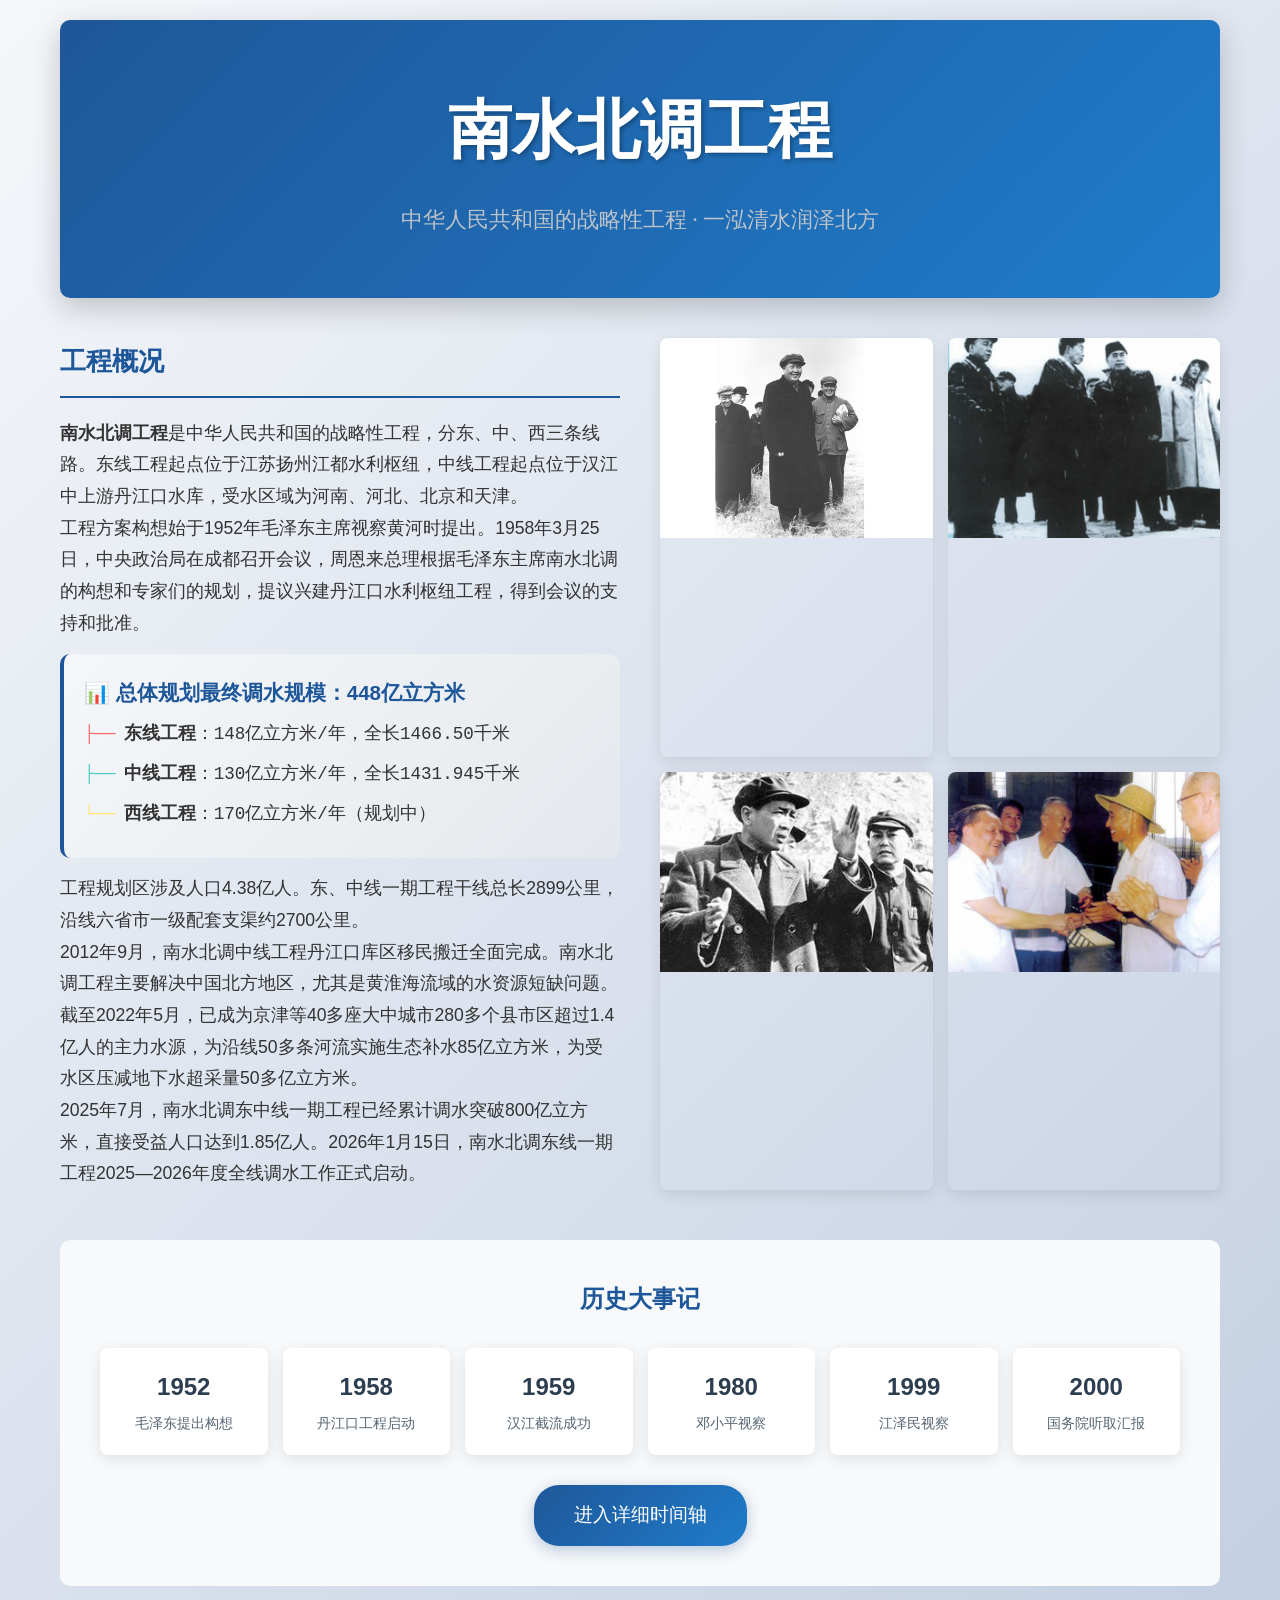
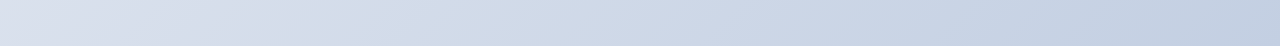
<file: index.html>
<!DOCTYPE html>
<html lang="zh-CN">
<head>
    <meta charset="UTF-8">
    <meta name="viewport" content="width=device-width, initial-scale=1.0">
    <title>南水北调工程 - 国家战略性水利工程</title>
    <link rel="stylesheet" href="style.css">
    <style>
        .intro-container {
            max-width: 1200px;
            margin: 0 auto;
            padding: 20px;
        }
        
        .intro-header {
            text-align: center;
            margin-bottom: 40px;
            background: linear-gradient(135deg, #1e5799 0%, #207cca 100%);
            color: white;
            padding: 60px 20px;
            border-radius: 10px;
            box-shadow: 0 10px 30px rgba(0,0,0,0.2);
        }
        
        .intro-header h1 {
            font-size: 3em;
            margin-bottom: 20px;
            text-shadow: 2px 2px 4px rgba(0,0,0,0.3);
        }
        
        .intro-header .subtitle {
            font-size: 1.4em;
            opacity: 0.9;
            max-width: 800px;
            margin: 0 auto;
        }
        
        .intro-content {
            display: grid;
            grid-template-columns: 1fr 1fr;
            gap: 40px;
            margin-bottom: 50px;
        }
        
        .intro-text {
            line-height: 1.8;
            font-size: 1.1em;
            color: #333;
        }
        
        .intro-text h2 {
            color: #1e5799;
            margin-bottom: 20px;
            border-bottom: 2px solid #1e5799;
            padding-bottom: 10px;
        }
        
        .intro-gallery {
            display: grid;
            grid-template-columns: repeat(2, 1fr);
            gap: 15px;
        }
        
        .gallery-item {
            border-radius: 8px;
            overflow: hidden;
            box-shadow: 0 4px 15px rgba(0,0,0,0.1);
            transition: transform 0.3s ease;
        }
        
        .gallery-item:hover {
            transform: translateY(-5px);
        }
        
        .gallery-item img {
            width: 100%;
            height: 200px;
            object-fit: cover;
        }
        
        .timeline-preview {
            background: #f8f9fa;
            padding: 40px;
            border-radius: 10px;
            text-align: center;
            margin-bottom: 40px;
        }
        
        .timeline-preview h2 {
            color: #1e5799;
            margin-bottom: 30px;
        }
        
        .timeline-grid {
            display: grid;
            grid-template-columns: repeat(auto-fit, minmax(150px, 1fr));
            gap: 15px;
            margin-bottom: 30px;
        }
        
        .timeline-year {
            background: white;
            padding: 20px;
            border-radius: 8px;
            box-shadow: 0 4px 15px rgba(0,0,0,0.1);
            text-align: center;
            transition: all 0.3s ease;
            cursor: pointer;
        }
        
        .timeline-year:hover {
            transform: translateY(-3px);
            box-shadow: 0 6px 20px rgba(0,0,0,0.15);
            background: #1e5799;
            color: white;
        }
        
        .timeline-year .year {
            font-size: 1.5em;
            font-weight: bold;
            margin-bottom: 5px;
        }
        
        .timeline-year .events {
            font-size: 0.9em;
            opacity: 0.8;
        }
        
        .enter-button {
            background: linear-gradient(135deg, #1e5799 0%, #207cca 100%);
            color: white;
            padding: 15px 40px;
            border: none;
            border-radius: 25px;
            font-size: 1.2em;
            cursor: pointer;
            transition: all 0.3s ease;
            text-decoration: none;
            display: inline-block;
            box-shadow: 0 4px 15px rgba(30, 87, 153, 0.3);
        }
        
        .enter-button:hover {
            transform: translateY(-2px);
            box-shadow: 0 6px 20px rgba(30, 87, 153, 0.4);
        }
        
        @media (max-width: 768px) {
            .intro-content {
                grid-template-columns: 1fr;
            }
            
            .intro-gallery {
                grid-template-columns: 1fr;
            }
            
            .timeline-grid {
                grid-template-columns: repeat(auto-fit, minmax(120px, 1fr));
            }
            
            .intro-header h1 {
                font-size: 2em;
            }
        }
    </style>
</head>
<body>
    <div class="intro-container">
        <div class="intro-header">
            <h1 style="font-family: '草书', 'CaoShu', cursive; font-size: 4em;">南水北调工程</h1>
            <p class="subtitle" style="color: #cccccc; font-family: '楷体', 'KaiTi', serif;">中华人民共和国的战略性工程 · 一泓清水润泽北方</p>
        </div>
        
        <div class="intro-content">
            <div class="intro-text">
                <h2>工程概况</h2>
                <p><strong>南水北调工程</strong>是中华人民共和国的战略性工程，分东、中、西三条线路。东线工程起点位于江苏扬州江都水利枢纽，中线工程起点位于汉江中上游丹江口水库，受水区域为河南、河北、北京和天津。</p>
                
                <p>工程方案构想始于1952年毛泽东主席视察黄河时提出。1958年3月25日，中央政治局在成都召开会议，周恩来总理根据毛泽东主席南水北调的构想和专家们的规划，提议兴建丹江口水利枢纽工程，得到会议的支持和批准。</p>
                
                <div style="background: linear-gradient(135deg, #f5f7fa 0%, #e4e8ec 100%); padding: 20px; border-radius: 10px; margin: 15px 0; border-left: 4px solid #1e5799;">
                    <h3 style="color: #1e5799; margin-top: 0;">📊 总体规划最终调水规模：448亿立方米</h3>
                    <div style="font-family: 'Courier New', monospace; line-height: 1.8; color: #333;">
                        <div style="display: flex; align-items: center; margin: 8px 0;">
                            <span style="color: #ff6b6b; font-weight: bold;">├──</span>
                            <span style="margin-left: 8px;"><strong>东线工程</strong>：148亿立方米/年，全长1466.50千米</span>
                        </div>
                        <div style="display: flex; align-items: center; margin: 8px 0;">
                            <span style="color: #4ecdc4; font-weight: bold;">├──</span>
                            <span style="margin-left: 8px;"><strong>中线工程</strong>：130亿立方米/年，全长1431.945千米</span>
                        </div>
                        <div style="display: flex; align-items: center; margin: 8px 0;">
                            <span style="color: #ffe66d; font-weight: bold;">└──</span>
                            <span style="margin-left: 8px;"><strong>西线工程</strong>：170亿立方米/年（规划中）</span>
                        </div>
                    </div>
                </div>
                
                <p>工程规划区涉及人口4.38亿人。东、中线一期工程干线总长2899公里，沿线六省市一级配套支渠约2700公里。</p>
                
                <p>2012年9月，南水北调中线工程丹江口库区移民搬迁全面完成。南水北调工程主要解决中国北方地区，尤其是黄淮海流域的水资源短缺问题。</p>
                
                <p>截至2022年5月，已成为京津等40多座大中城市280多个县市区超过1.4亿人的主力水源，为沿线50多条河流实施生态补水85亿立方米，为受水区压减地下水超采量50多亿立方米。</p>
                
                <p>2025年7月，南水北调东中线一期工程已经累计调水突破800亿立方米，直接受益人口达到1.85亿人。2026年1月15日，南水北调东线一期工程2025—2026年度全线调水工作正式启动。</p>
            </div>
            
            <div class="intro-gallery">
                <div class="gallery-item">
                    <img src="照片/1952年，毛泽东主席视察黄河时提出“南水北调”的伟大设想.jpg" alt="毛泽东主席视察黄河">
                </div>
                <div class="gallery-item">
                    <img src="照片/1958年2月27日，周恩来总理（右二）在视察三峡途中，提出将丹江口工程列入第二个五年计划.jpg" alt="周恩来总理视察">
                </div>
                <div class="gallery-item">
                    <img src="照片/1959年12月26日，中共中央政治局委员、国务院副总理李先念（右），在施工现场听取湖北省省长兼丹江口工程总指挥长张体学汇报情况。.jpg" alt="李先念副总理视察">
                </div>
                <div class="gallery-item">
                    <img src="照片/1980年7月，邓小平同志视察丹江口水利枢纽.jpg" alt="邓小平同志视察">
                </div>
            </div>
        </div>
        
        <div class="timeline-preview">
            <h2>历史大事记</h2>
            <div class="timeline-grid">
                <div class="timeline-year">
                    <div class="year">1952</div>
                    <div class="events">毛泽东提出构想</div>
                </div>
                <div class="timeline-year">
                    <div class="year">1958</div>
                    <div class="events">丹江口工程启动</div>
                </div>
                <div class="timeline-year">
                    <div class="year">1959</div>
                    <div class="events">汉江截流成功</div>
                </div>
                <div class="timeline-year">
                    <div class="year">1980</div>
                    <div class="events">邓小平视察</div>
                </div>
                <div class="timeline-year">
                    <div class="year">1999</div>
                    <div class="events">江泽民视察</div>
                </div>
                <div class="timeline-year">
                    <div class="year">2000</div>
                    <div class="events">国务院听取汇报</div>
                </div>
            </div>
            
            <a href="timeline.html" class="enter-button">进入详细时间轴</a>
        </div>
    </div>
</body>
</html>
</file>
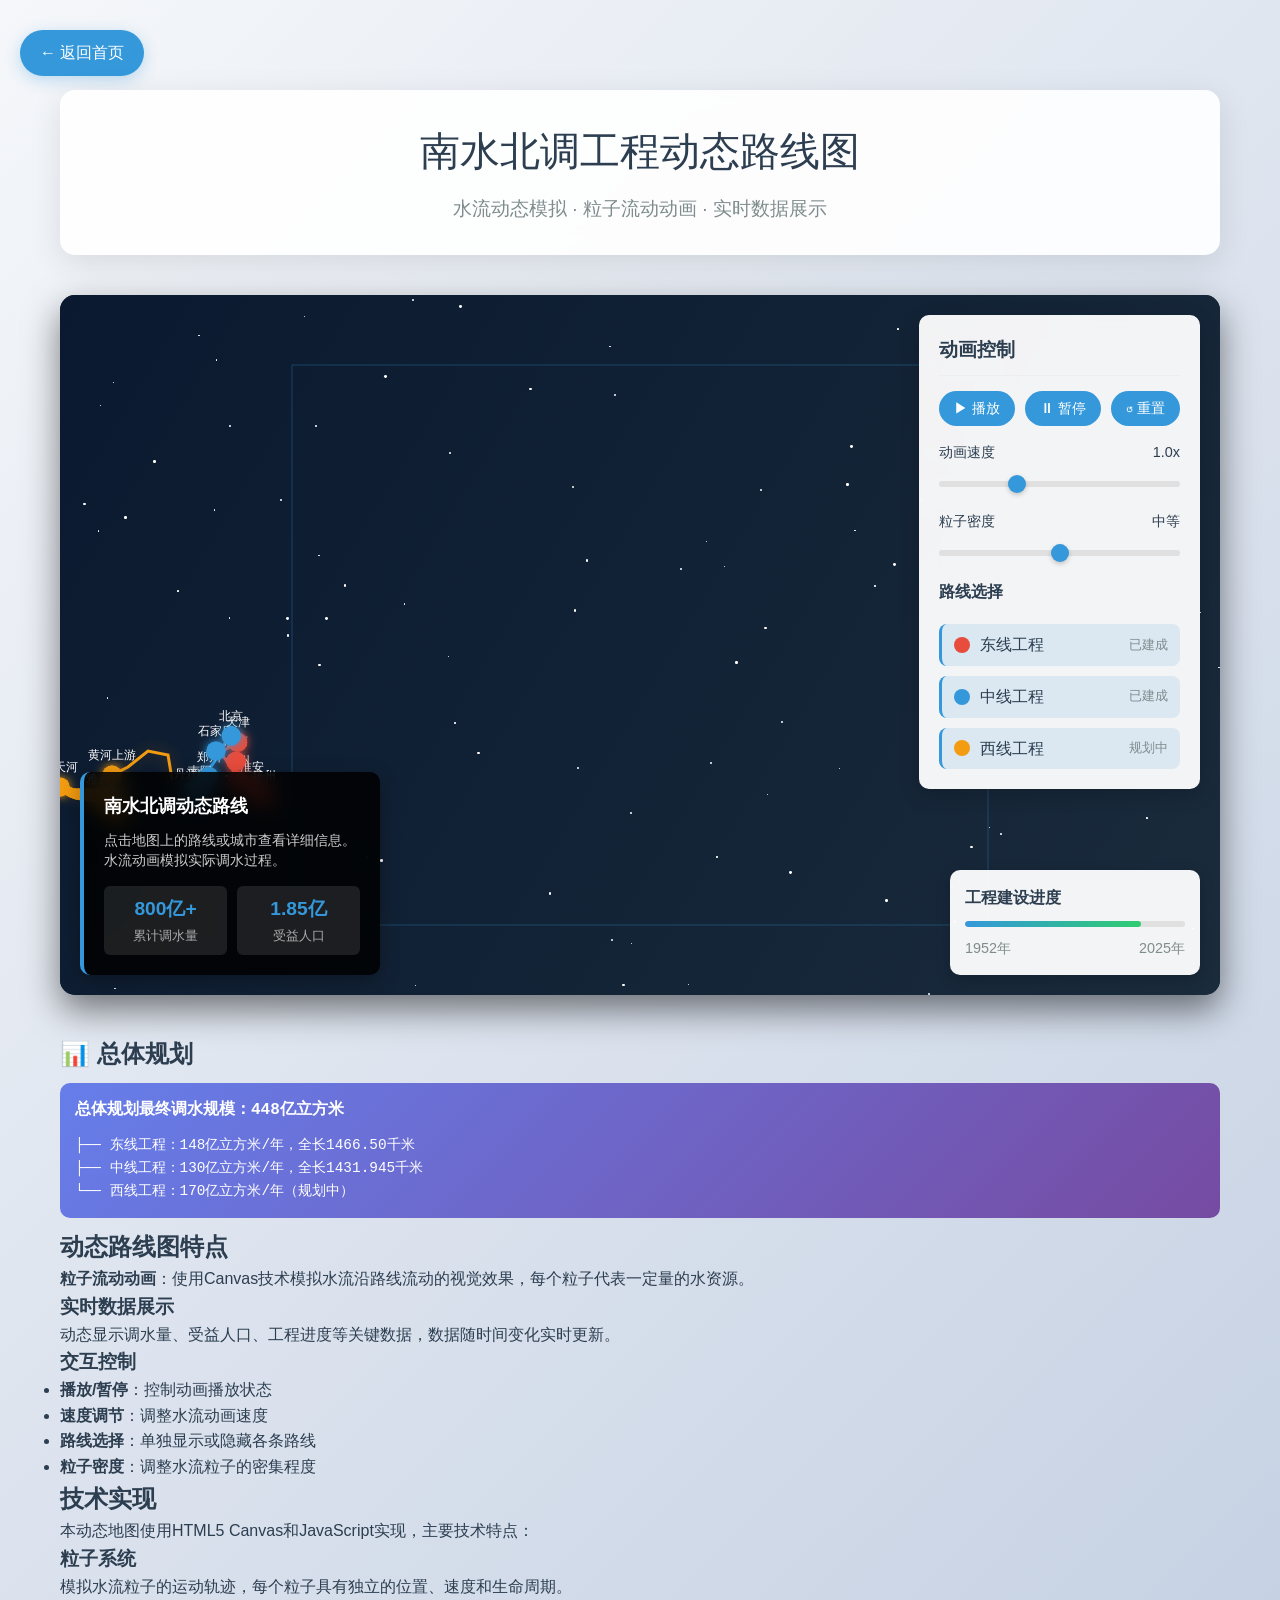
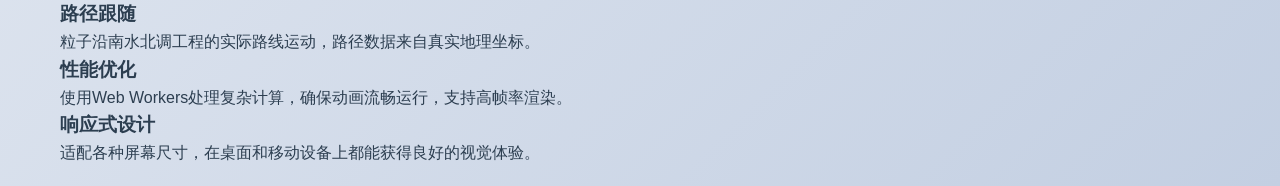
<file: animated-route.html>
<!DOCTYPE html>
<html lang="zh-CN">
<head>
    <meta charset="UTF-8">
    <meta name="viewport" content="width=device-width, initial-scale=1.0">
    <title>南水北调工程动态路线图</title>
    <link rel="stylesheet" href="style.css">
    <style>
        /* 动态地图容器样式 */
        .animated-map-container {
            position: relative;
            width: 100%;
            height: 700px;
            background: linear-gradient(135deg, #0a192f 0%, #1a2b3c 100%);
            border-radius: 15px;
            overflow: hidden;
            box-shadow: 0 15px 35px rgba(0,0,0,0.5);
            margin: 40px 0;
        }

        #animatedCanvas {
            width: 100%;
            height: 100%;
            display: block;
        }

        /* 星空背景 */
        .star {
            position: absolute;
            background: white;
            border-radius: 50%;
            animation: twinkle var(--duration) infinite alternate;
        }

        @keyframes twinkle {
            0%, 100% { opacity: 0.3; }
            50% { opacity: 1; }
        }

        /* 控制面板 */
        .animation-controls {
            position: absolute;
            top: 20px;
            right: 20px;
            z-index: 1000;
            background: rgba(255, 255, 255, 0.95);
            border-radius: 10px;
            padding: 20px;
            box-shadow: 0 6px 20px rgba(0,0,0,0.2);
            min-width: 280px;
            backdrop-filter: blur(10px);
        }

        .control-header {
            display: flex;
            justify-content: space-between;
            align-items: center;
            margin-bottom: 15px;
            border-bottom: 1px solid #eee;
            padding-bottom: 10px;
        }

        .control-header h3 {
            margin: 0;
            color: #2c3e50;
            font-size: 1.2em;
        }

        .control-buttons {
            display: flex;
            gap: 10px;
            margin-bottom: 15px;
        }

        .control-btn {
            background: #3498db;
            color: white;
            border: none;
            padding: 8px 15px;
            border-radius: 20px;
            cursor: pointer;
            font-size: 0.9em;
            transition: all 0.3s ease;
            display: flex;
            align-items: center;
            gap: 5px;
        }

        .control-btn:hover {
            background: #2980b9;
            transform: translateY(-2px);
        }

        .control-btn.active {
            background: #2c3e50;
        }

        .control-btn i {
            font-size: 1.1em;
        }

        .slider-container {
            margin: 15px 0;
        }

        .slider-label {
            display: flex;
            justify-content: space-between;
            margin-bottom: 5px;
            color: #2c3e50;
            font-size: 0.9em;
        }

        .slider {
            width: 100%;
            height: 6px;
            -webkit-appearance: none;
            background: #e0e0e0;
            border-radius: 3px;
            outline: none;
        }

        .slider::-webkit-slider-thumb {
            -webkit-appearance: none;
            width: 18px;
            height: 18px;
            border-radius: 50%;
            background: #3498db;
            cursor: pointer;
            box-shadow: 0 2px 5px rgba(0,0,0,0.2);
        }

        .slider::-moz-range-thumb {
            width: 18px;
            height: 18px;
            border-radius: 50%;
            background: #3498db;
            cursor: pointer;
            border: none;
        }

        /* 路线选择 */
        .route-selector {
            display: flex;
            flex-direction: column;
            gap: 10px;
            margin-top: 15px;
        }

        .route-option {
            display: flex;
            align-items: center;
            gap: 10px;
            cursor: pointer;
            padding: 8px 12px;
            border-radius: 8px;
            transition: all 0.3s ease;
        }

        .route-option:hover {
            background: #f8f9fa;
        }

        .route-option.active {
            background: #3498db20;
            border-left: 3px solid #3498db;
        }

        .route-color {
            width: 16px;
            height: 16px;
            border-radius: 50%;
        }

        .route-name {
            flex: 1;
            color: #2c3e50;
            font-weight: 500;
        }

        .route-status {
            font-size: 0.8em;
            color: #7f8c8d;
        }

        /* 信息面板 */
        .info-panel-animated {
            position: absolute;
            bottom: 20px;
            left: 20px;
            z-index: 1000;
            background: rgba(0, 0, 0, 0.85);
            color: white;
            padding: 20px;
            border-radius: 10px;
            max-width: 300px;
            backdrop-filter: blur(10px);
            border-left: 4px solid #3498db;
            box-shadow: 0 6px 20px rgba(0,0,0,0.3);
        }

        .info-panel-animated h3 {
            margin: 0 0 10px 0;
            color: #fff;
            font-size: 1.1em;
        }

        .info-panel-animated p {
            margin: 0;
            color: #ccc;
            font-size: 0.9em;
            line-height: 1.4;
        }

        .stats-display {
            display: grid;
            grid-template-columns: repeat(2, 1fr);
            gap: 10px;
            margin-top: 15px;
        }

        .stat-item {
            text-align: center;
            padding: 8px;
            background: rgba(255,255,255,0.1);
            border-radius: 6px;
        }

        .stat-value {
            font-size: 1.2em;
            font-weight: bold;
            color: #3498db;
        }

        .stat-label {
            font-size: 0.8em;
            color: #aaa;
            margin-top: 2px;
        }

        /* 粒子效果 */
        .particle {
            position: absolute;
            border-radius: 50%;
            pointer-events: none;
        }

        /* 时间轴动画 */
        .timeline-progress {
            position: absolute;
            bottom: 20px;
            right: 20px;
            z-index: 1000;
            background: rgba(255, 255, 255, 0.95);
            padding: 15px;
            border-radius: 10px;
            min-width: 250px;
            box-shadow: 0 4px 15px rgba(0,0,0,0.2);
        }

        .timeline-progress h4 {
            margin: 0 0 10px 0;
            color: #2c3e50;
        }

        .progress-bar {
            height: 6px;
            background: #e0e0e0;
            border-radius: 3px;
            overflow: hidden;
            margin-bottom: 10px;
        }

        .progress-fill {
            height: 100%;
            background: linear-gradient(90deg, #3498db, #2ecc71);
            border-radius: 3px;
            transition: width 0.3s ease;
        }

        .year-display {
            display: flex;
            justify-content: space-between;
            font-size: 0.9em;
            color: #7f8c8d;
        }

        /* 响应式设计 */
        @media (max-width: 768px) {
            .animated-map-container {
                height: 500px;
            }
            
            .animation-controls {
                position: static;
                width: 100%;
                margin-bottom: 20px;
                min-width: auto;
            }
            
            .info-panel-animated {
                position: static;
                max-width: 100%;
                margin-top: 20px;
            }
            
            .timeline-progress {
                position: static;
                margin-top: 20px;
            }
        }
    </style>
</head>
<body>
    <a href="index.html" class="back-button">← 返回首页</a>
    
    <div class="container" style="margin-top: 70px;">
        <header class="header">
            <h1 style="font-family: '楷体', 'KaiTi', serif;">南水北调工程动态路线图</h1>
            <p class="subtitle">水流动态模拟 · 粒子流动动画 · 实时数据展示</p>
        </header>

        <!-- 动态地图容器 -->
        <div class="animated-map-container">
            <canvas id="animatedCanvas"></canvas>
            
            <!-- 星空背景 -->
            <div id="stars"></div>
            
            <!-- 控制面板 -->
            <div class="animation-controls">
                <div class="control-header">
                    <h3>动画控制</h3>
                </div>
                
                <div class="control-buttons">
                    <button class="control-btn" id="playBtn">
                        <span>▶ 播放</span>
                    </button>
                    <button class="control-btn" id="pauseBtn">
                        <span>⏸ 暂停</span>
                    </button>
                    <button class="control-btn" id="resetBtn">
                        <span>↺ 重置</span>
                    </button>
                </div>
                
                <div class="slider-container">
                    <div class="slider-label">
                        <span>动画速度</span>
                        <span id="speedValue">1.0x</span>
                    </div>
                    <input type="range" min="0.1" max="3" step="0.1" value="1" class="slider" id="speedSlider">
                </div>
                
                <div class="slider-container">
                    <div class="slider-label">
                        <span>粒子密度</span>
                        <span id="densityValue">中等</span>
                    </div>
                    <input type="range" min="1" max="5" step="1" value="3" class="slider" id="densitySlider">
                </div>
                
                <div class="route-selector">
                    <h4 style="margin: 0 0 10px 0; color: #2c3e50;">路线选择</h4>
                    <div class="route-option active" data-route="east">
                        <div class="route-color" style="background: #e74c3c;"></div>
                        <div class="route-name">东线工程</div>
                        <div class="route-status">已建成</div>
                    </div>
                    <div class="route-option active" data-route="middle">
                        <div class="route-color" style="background: #3498db;"></div>
                        <div class="route-name">中线工程</div>
                        <div class="route-status">已建成</div>
                    </div>
                    <div class="route-option active" data-route="west">
                        <div class="route-color" style="background: #f39c12;"></div>
                        <div class="route-name">西线工程</div>
                        <div class="route-status">规划中</div>
                    </div>
                </div>
            </div>
            
            <!-- 信息面板 -->
            <div class="info-panel-animated" id="infoPanel">
                <h3 id="infoTitle">南水北调动态路线</h3>
                <p id="infoContent">点击地图上的路线或城市查看详细信息。水流动画模拟实际调水过程。</p>
                
                <div class="stats-display" id="statsDisplay">
                    <div class="stat-item">
                        <div class="stat-value" id="statWater">800亿+</div>
                        <div class="stat-label">累计调水量</div>
                    </div>
                    <div class="stat-item">
                        <div class="stat-value" id="statPeople">1.85亿</div>
                        <div class="stat-label">受益人口</div>
                    </div>
                </div>
            </div>
            
            <!-- 时间轴进度 -->
            <div class="timeline-progress">
                <h4>工程建设进度</h4>
                <div class="progress-bar">
                    <div class="progress-fill" id="progressFill" style="width: 80%"></div>
                </div>
                <div class="year-display">
                    <span>1952年</span>
                    <span id="currentYear">2025年</span>
                </div>
            </div>
        </div>

        <!-- 工程介绍 -->
        <div class="intro-content" style="margin-top: 40px;">
            <div class="intro-text">
                <h2>📊 总体规划</h2>
                <div style="background: linear-gradient(135deg, #667eea 0%, #764ba2 100%); color: white; padding: 15px; border-radius: 10px; margin: 10px 0; font-family: 'Courier New', monospace;">
                    <div style="font-weight: bold; margin-bottom: 10px;">总体规划最终调水规模：448亿立方米</div>
                    <div style="line-height: 1.6; font-size: 0.9em;">
                        <div>├── 东线工程：148亿立方米/年，全长1466.50千米</div>
                        <div>├── 中线工程：130亿立方米/年，全长1431.945千米</div>
                        <div>└── 西线工程：170亿立方米/年（规划中）</div>
                    </div>
                </div>
                
                <h2>动态路线图特点</h2>
                <p><strong>粒子流动动画</strong>：使用Canvas技术模拟水流沿路线流动的视觉效果，每个粒子代表一定量的水资源。</p>
                
                <h3>实时数据展示</h3>
                <p>动态显示调水量、受益人口、工程进度等关键数据，数据随时间变化实时更新。</p>
                
                <h3>交互控制</h3>
                <ul>
                    <li><strong>播放/暂停</strong>：控制动画播放状态</li>
                    <li><strong>速度调节</strong>：调整水流动画速度</li>
                    <li><strong>路线选择</strong>：单独显示或隐藏各条路线</li>
                    <li><strong>粒子密度</strong>：调整水流粒子的密集程度</li>
                </ul>
            </div>
            
            <div class="intro-text">
                <h2>技术实现</h2>
                <p>本动态地图使用HTML5 Canvas和JavaScript实现，主要技术特点：</p>
                
                <h3>粒子系统</h3>
                <p>模拟水流粒子的运动轨迹，每个粒子具有独立的位置、速度和生命周期。</p>
                
                <h3>路径跟随</h3>
                <p>粒子沿南水北调工程的实际路线运动，路径数据来自真实地理坐标。</p>
                
                <h3>性能优化</h3>
                <p>使用Web Workers处理复杂计算，确保动画流畅运行，支持高帧率渲染。</p>
                
                <h3>响应式设计</h3>
                <p>适配各种屏幕尺寸，在桌面和移动设备上都能获得良好的视觉体验。</p>
            </div>
        </div>
    </div>

    <script src="route-data.js"></script>
    <script>
        // 全局变量
        let canvas, ctx;
        let animationId = null;
        let isPlaying = true;
        let animationSpeed = 1.0;
        let particleDensity = 3;
        
        // 路线数据
        let routes = {};
        let particles = [];
        let cities = [];
        
        // 地图参数
        const mapWidth = 800;
        const mapHeight = 600;
        const scaleFactor = 8;
        const offsetX = 95;
        const offsetY = 20;
        
        // 初始化函数
        document.addEventListener('DOMContentLoaded', function() {
            initCanvas();
            initRoutes();
            initCities();
            createStars();
            initControls();
            startAnimation();
            
            // 初始显示统计信息
            updateStatistics();
        });
        
        function initCanvas() {
            canvas = document.getElementById('animatedCanvas');
            ctx = canvas.getContext('2d');
            
            // 设置Canvas尺寸
            resizeCanvas();
            window.addEventListener('resize', resizeCanvas);
        }
        
        function resizeCanvas() {
            const container = canvas.parentElement;
            canvas.width = container.clientWidth;
            canvas.height = container.clientHeight;
            drawStaticElements();
        }
        
        function initRoutes() {
            // 转换路线数据为Canvas坐标
            const data = southNorthWaterTransferData;
            
            routes = {
                east: convertRoutePoints(data.eastRoute.routePoints),
                middle: convertRoutePoints(data.middleRoute.routePoints),
                west: convertRoutePoints(data.westRoute.routePoints)
            };
        }
        
        function convertRoutePoints(points) {
            return points.map(point => ({
                x: (point.x - offsetX) * scaleFactor,
                y: mapHeight - (point.y - offsetY) * scaleFactor,
                name: point.name,
                type: point.type
            }));
        }
        
        function initCities() {
            // 添加主要城市
            cities = [
                // 东线城市
                { name: '扬州', x: 120.5, y: 32.4, route: 'east' },
                { name: '淮安', x: 119.0, y: 33.5, route: 'east' },
                { name: '徐州', x: 117.2, y: 34.3, route: 'east' },
                { name: '济南', x: 117.0, y: 36.7, route: 'east' },
                { name: '天津', x: 117.2, y: 39.1, route: 'east' },
                
                // 中线城市
                { name: '丹江口', x: 111.5, y: 32.6, route: 'middle' },
                { name: '南阳', x: 112.5, y: 33.0, route: 'middle' },
                { name: '郑州', x: 113.6, y: 34.8, route: 'middle' },
                { name: '石家庄', x: 114.5, y: 38.0, route: 'middle' },
                { name: '北京', x: 116.4, y: 39.9, route: 'middle' },
                
                // 西线地点
                { name: '通天河', x: 95.0, y: 33.5, route: 'west' },
                { name: '雅砻江', x: 100.5, y: 32.0, route: 'west' },
                { name: '大渡河', x: 102.0, y: 30.5, route: 'west' },
                { name: '黄河上游', x: 101.5, y: 35.0, route: 'west' }
            ].map(city => ({
                ...city,
                x: (city.x - offsetX) * scaleFactor,
                y: mapHeight - (city.y - offsetY) * scaleFactor,
                radius: 8,
                pulse: 0
            }));
        }
        
        function createStars() {
            const starsContainer = document.getElementById('stars');
            const starCount = 100;
            
            for (let i = 0; i < starCount; i++) {
                const star = document.createElement('div');
                star.className = 'star';
                
                // 随机位置
                const size = Math.random() * 2 + 1;
                star.style.width = `${size}px`;
                star.style.height = `${size}px`;
                star.style.left = `${Math.random() * 100}%`;
                star.style.top = `${Math.random() * 100}%`;
                
                // 随机闪烁速度
                star.style.setProperty('--duration', `${Math.random() * 3 + 2}s`);
                
                starsContainer.appendChild(star);
            }
        }
        
        function initControls() {
            // 播放/暂停按钮
            document.getElementById('playBtn').addEventListener('click', () => {
                if (!isPlaying) {
                    isPlaying = true;
                    startAnimation();
                }
            });
            
            document.getElementById('pauseBtn').addEventListener('click', () => {
                isPlaying = false;
                if (animationId) {
                    cancelAnimationFrame(animationId);
                    animationId = null;
                }
            });
            
            // 重置按钮
            document.getElementById('resetBtn').addEventListener('click', () => {
                particles = [];
                updateStatistics();
            });
            
            // 速度滑块
            const speedSlider = document.getElementById('speedSlider');
            const speedValue = document.getElementById('speedValue');
            
            speedSlider.addEventListener('input', function() {
                animationSpeed = parseFloat(this.value);
                speedValue.textContent = `${animationSpeed.toFixed(1)}x`;
            });
            
            // 密度滑块
            const densitySlider = document.getElementById('densitySlider');
            const densityValue = document.getElementById('densityValue');
            
            densitySlider.addEventListener('input', function() {
                particleDensity = parseInt(this.value);
                const densityText = ['很低', '较低', '中等', '较高', '很高'];
                densityValue.textContent = densityText[particleDensity - 1];
            });
            
            // 路线选择
            document.querySelectorAll('.route-option').forEach(option => {
                option.addEventListener('click', function() {
                    this.classList.toggle('active');
                    const route = this.getAttribute('data-route');
                    // 路线显示状态由绘制函数处理
                });
            });
            
            // Canvas点击事件
            canvas.addEventListener('click', function(event) {
                const rect = canvas.getBoundingClientRect();
                const x = event.clientX - rect.left;
                const y = event.clientY - rect.top;
                
                // 检测点击路线
                checkRouteClick(x, y);
                
                // 检测点击城市
                checkCityClick(x, y);
            });
        }
        
        function startAnimation() {
            if (animationId) {
                cancelAnimationFrame(animationId);
            }
            
            function animate() {
                if (isPlaying) {
                    updateParticles();
                    draw();
                    generateParticles();
                }
                animationId = requestAnimationFrame(animate);
            }
            
            animate();
        }
        
        function generateParticles() {
            // 根据密度设置生成粒子
            const densityMap = [5, 10, 20, 40, 80];
            const particlesToGenerate = densityMap[particleDensity - 1] * animationSpeed;
            
            for (let i = 0; i < particlesToGenerate; i++) {
                // 随机选择一条活跃的路线
                const activeRoutes = ['east', 'middle', 'west'].filter(route => {
                    const option = document.querySelector(`.route-option[data-route="${route}"]`);
                    return option && option.classList.contains('active');
                });
                
                if (activeRoutes.length === 0) continue;
                
                const routeType = activeRoutes[Math.floor(Math.random() * activeRoutes.length)];
                const route = routes[routeType];
                if (route.length < 2) continue;
                
                // 创建粒子
                const particle = {
                    route: routeType,
                    progress: 0,
                    speed: (Math.random() * 0.005 + 0.002) * animationSpeed,
                    size: Math.random() * 3 + 2,
                    color: getRouteColor(routeType),
                    opacity: Math.random() * 0.5 + 0.5,
                    pathIndex: 0
                };
                
                particles.push(particle);
                
                // 限制粒子数量
                if (particles.length > 2000) {
                    particles.shift();
                }
            }
        }
        
        function updateParticles() {
            for (let i = particles.length - 1; i >= 0; i--) {
                const particle = particles[i];
                const route = routes[particle.route];
                
                particle.progress += particle.speed;
                
                if (particle.progress >= 1) {
                    particles.splice(i, 1);
                    continue;
                }
                
                // 计算粒子在路径上的位置
                const segmentIndex = Math.floor(particle.progress * (route.length - 1));
                const segmentProgress = (particle.progress * (route.length - 1)) - segmentIndex;
                
                if (segmentIndex < route.length - 1) {
                    const p1 = route[segmentIndex];
                    const p2 = route[segmentIndex + 1];
                    
                    particle.x = p1.x + (p2.x - p1.x) * segmentProgress;
                    particle.y = p1.y + (p2.y - p1.y) * segmentProgress;
                }
            }
        }
        
        function draw() {
            // 清除画布
            ctx.clearRect(0, 0, canvas.width, canvas.height);
            
            // 绘制静态元素
            drawStaticElements();
            
            // 绘制路线
            drawRoutes();
            
            // 绘制城市
            drawCities();
            
            // 绘制粒子
            drawParticles();
        }
        
        function drawStaticElements() {
            // 绘制背景渐变
            const gradient = ctx.createLinearGradient(0, 0, canvas.width, canvas.height);
            gradient.addColorStop(0, '#0a192f');
            gradient.addColorStop(1, '#1a2b3c');
            ctx.fillStyle = gradient;
            ctx.fillRect(0, 0, canvas.width, canvas.height);
            
            // 绘制中国地图轮廓（简化版）
            ctx.strokeStyle = 'rgba(52, 152, 219, 0.3)';
            ctx.lineWidth = 1;
            ctx.beginPath();
            // 这里可以添加更详细的中国地图轮廓
            ctx.rect(canvas.width * 0.2, canvas.height * 0.1, canvas.width * 0.6, canvas.height * 0.8);
            ctx.stroke();
        }
        
        function drawRoutes() {
            // 绘制路线基础路径
            Object.keys(routes).forEach(routeType => {
                const route = routes[routeType];
                const option = document.querySelector(`.route-option[data-route="${routeType}"]`);
                
                if (!option || !option.classList.contains('active')) return;
                
                if (route.length < 2) return;
                
                ctx.strokeStyle = getRouteColor(routeType);
                ctx.lineWidth = 3;
                ctx.lineCap = 'round';
                ctx.beginPath();
                
                ctx.moveTo(route[0].x, route[0].y);
                for (let i = 1; i < route.length; i++) {
                    ctx.lineTo(route[i].x, route[i].y);
                }
                
                ctx.stroke();
                
                // 绘制路线发光效果
                ctx.shadowColor = getRouteColor(routeType);
                ctx.shadowBlur = 15;
                ctx.lineWidth = 1;
                ctx.stroke();
                ctx.shadowBlur = 0;
            });
        }
        
        function drawCities() {
            cities.forEach(city => {
                // 城市脉冲效果
                city.pulse = (city.pulse + 0.05) % (Math.PI * 2);
                const pulseScale = 1 + Math.sin(city.pulse) * 0.2;
                
                ctx.fillStyle = getRouteColor(city.route);
                ctx.beginPath();
                ctx.arc(city.x, city.y, city.radius * pulseScale, 0, Math.PI * 2);
                ctx.fill();
                
                // 城市发光效果
                ctx.shadowColor = getRouteColor(city.route);
                ctx.shadowBlur = 10;
                ctx.fill();
                ctx.shadowBlur = 0;
                
                // 城市标签
                ctx.fillStyle = 'white';
                ctx.font = '12px Arial';
                ctx.textAlign = 'center';
                ctx.fillText(city.name, city.x, city.y - city.radius * 2);
            });
        }
        
        function drawParticles() {
            particles.forEach(particle => {
                ctx.fillStyle = particle.color;
                ctx.globalAlpha = particle.opacity;
                ctx.beginPath();
                ctx.arc(particle.x, particle.y, particle.size, 0, Math.PI * 2);
                ctx.fill();
                ctx.globalAlpha = 1;
                
                // 粒子拖尾效果
                ctx.strokeStyle = particle.color;
                ctx.lineWidth = particle.size / 2;
                ctx.beginPath();
                ctx.moveTo(particle.x, particle.y);
                
                // 简单拖尾
                const tailLength = 10;
                ctx.lineTo(
                    particle.x - tailLength * Math.cos(particle.progress * Math.PI * 2),
                    particle.y - tailLength * Math.sin(particle.progress * Math.PI * 2)
                );
                ctx.stroke();
            });
        }
        
        function getRouteColor(routeType) {
            const colors = {
                'east': '#e74c3c',
                'middle': '#3498db',
                'west': '#f39c12'
            };
            return colors[routeType] || '#ffffff';
        }
        
        function checkRouteClick(x, y) {
            // 简化：检查是否点击路线附近
            Object.keys(routes).forEach(routeType => {
                const route = routes[routeType];
                for (let i = 0; i < route.length - 1; i++) {
                    const p1 = route[i];
                    const p2 = route[i + 1];
                    
                    // 计算点到线段的距离
                    const distance = pointToLineDistance(x, y, p1.x, p1.y, p2.x, p2.y);
                    
                    if (distance < 10) {
                        showRouteInfo(routeType);
                        return;
                    }
                }
            });
        }
        
        function checkCityClick(x, y) {
            cities.forEach(city => {
                const distance = Math.sqrt((x - city.x) ** 2 + (y - city.y) ** 2);
                if (distance < city.radius * 2) {
                    showCityInfo(city);
                    return;
                }
            });
        }
        
        function pointToLineDistance(px, py, x1, y1, x2, y2) {
            const A = px - x1;
            const B = py - y1;
            const C = x2 - x1;
            const D = y2 - y1;
            
            const dot = A * C + B * D;
            const lenSq = C * C + D * D;
            let param = -1;
            
            if (lenSq !== 0) {
                param = dot / lenSq;
            }
            
            let xx, yy;
            
            if (param < 0) {
                xx = x1;
                yy = y1;
            } else if (param > 1) {
                xx = x2;
                yy = y2;
            } else {
                xx = x1 + param * C;
                yy = y1 + param * D;
            }
            
            const dx = px - xx;
            const dy = py - yy;
            
            return Math.sqrt(dx * dx + dy * dy);
        }
        
        function showRouteInfo(routeType) {
            const routeData = southNorthWaterTransferData[`${routeType}Route`];
            if (!routeData) return;
            
            const infoTitle = document.getElementById('infoTitle');
            const infoContent = document.getElementById('infoContent');
            
            infoTitle.textContent = routeData.name;
            infoContent.innerHTML = `
                <strong>工程状态：</strong>${routeData.status}<br>
                <strong>总长度：</strong>${routeData.totalLength}公里<br>
                <strong>年调水量：</strong>${routeData.annualWaterTransfer}亿立方米<br>
                <strong>累计调水：</strong>${routeData.cumulativeWaterTransfer}亿立方米<br>
                <strong>主要工程：</strong>${routeData.keyProjects.join('、')}
            `;
            
            // 更新统计显示
            updateRouteStatistics(routeType);
        }
        
        function showCityInfo(city) {
            const infoTitle = document.getElementById('infoTitle');
            const infoContent = document.getElementById('infoContent');
            
            infoTitle.textContent = city.name;
            infoContent.innerHTML = `
                <strong>所属路线：</strong>${getRouteName(city.route)}<br>
                <strong>地理位置：</strong>重要节点城市<br>
                <strong>工程作用：</strong>调水工程关键节点
            `;
        }
        
        function getRouteName(routeType) {
            const names = {
                'east': '东线工程',
                'middle': '中线工程',
                'west': '西线工程'
            };
            return names[routeType] || '未知路线';
        }
        
        function updateRouteStatistics(routeType) {
            const routeData = southNorthWaterTransferData[`${routeType}Route`];
            const statsDisplay = document.getElementById('statsDisplay');
            
            statsDisplay.innerHTML = `
                <div class="stat-item">
                    <div class="stat-value">${routeData.totalLength}公里</div>
                    <div class="stat-label">路线长度</div>
                </div>
                <div class="stat-item">
                    <div class="stat-value">${routeData.annualWaterTransfer}亿m³</div>
                    <div class="stat-label">年调水量</div>
                </div>
            `;
        }
        
        function updateStatistics() {
            const stats = waterStatistics;
            document.getElementById('statWater').textContent = `${stats.totalWaterTransfer}亿+`;
            document.getElementById('statPeople').textContent = `${stats.directBeneficiaries}亿`;
        }
        
        // 性能优化：使用requestAnimationFrame
        function optimizeAnimation() {
            // 根据帧率调整粒子生成
            let lastTime = 0;
            const targetFPS = 60;
            
            function animate(time) {
                const deltaTime = time - lastTime;
                lastTime = time;
                
                if (isPlaying) {
                    // 根据帧率调整更新频率
                    if (deltaTime < 1000 / targetFPS) {
                        updateParticles();
                        draw();
                        generateParticles();
                    }
                }
                
                animationId = requestAnimationFrame(animate);
            }
            
            animationId = requestAnimationFrame(animate);
        }
    </script>
</body>
</html>
</file>
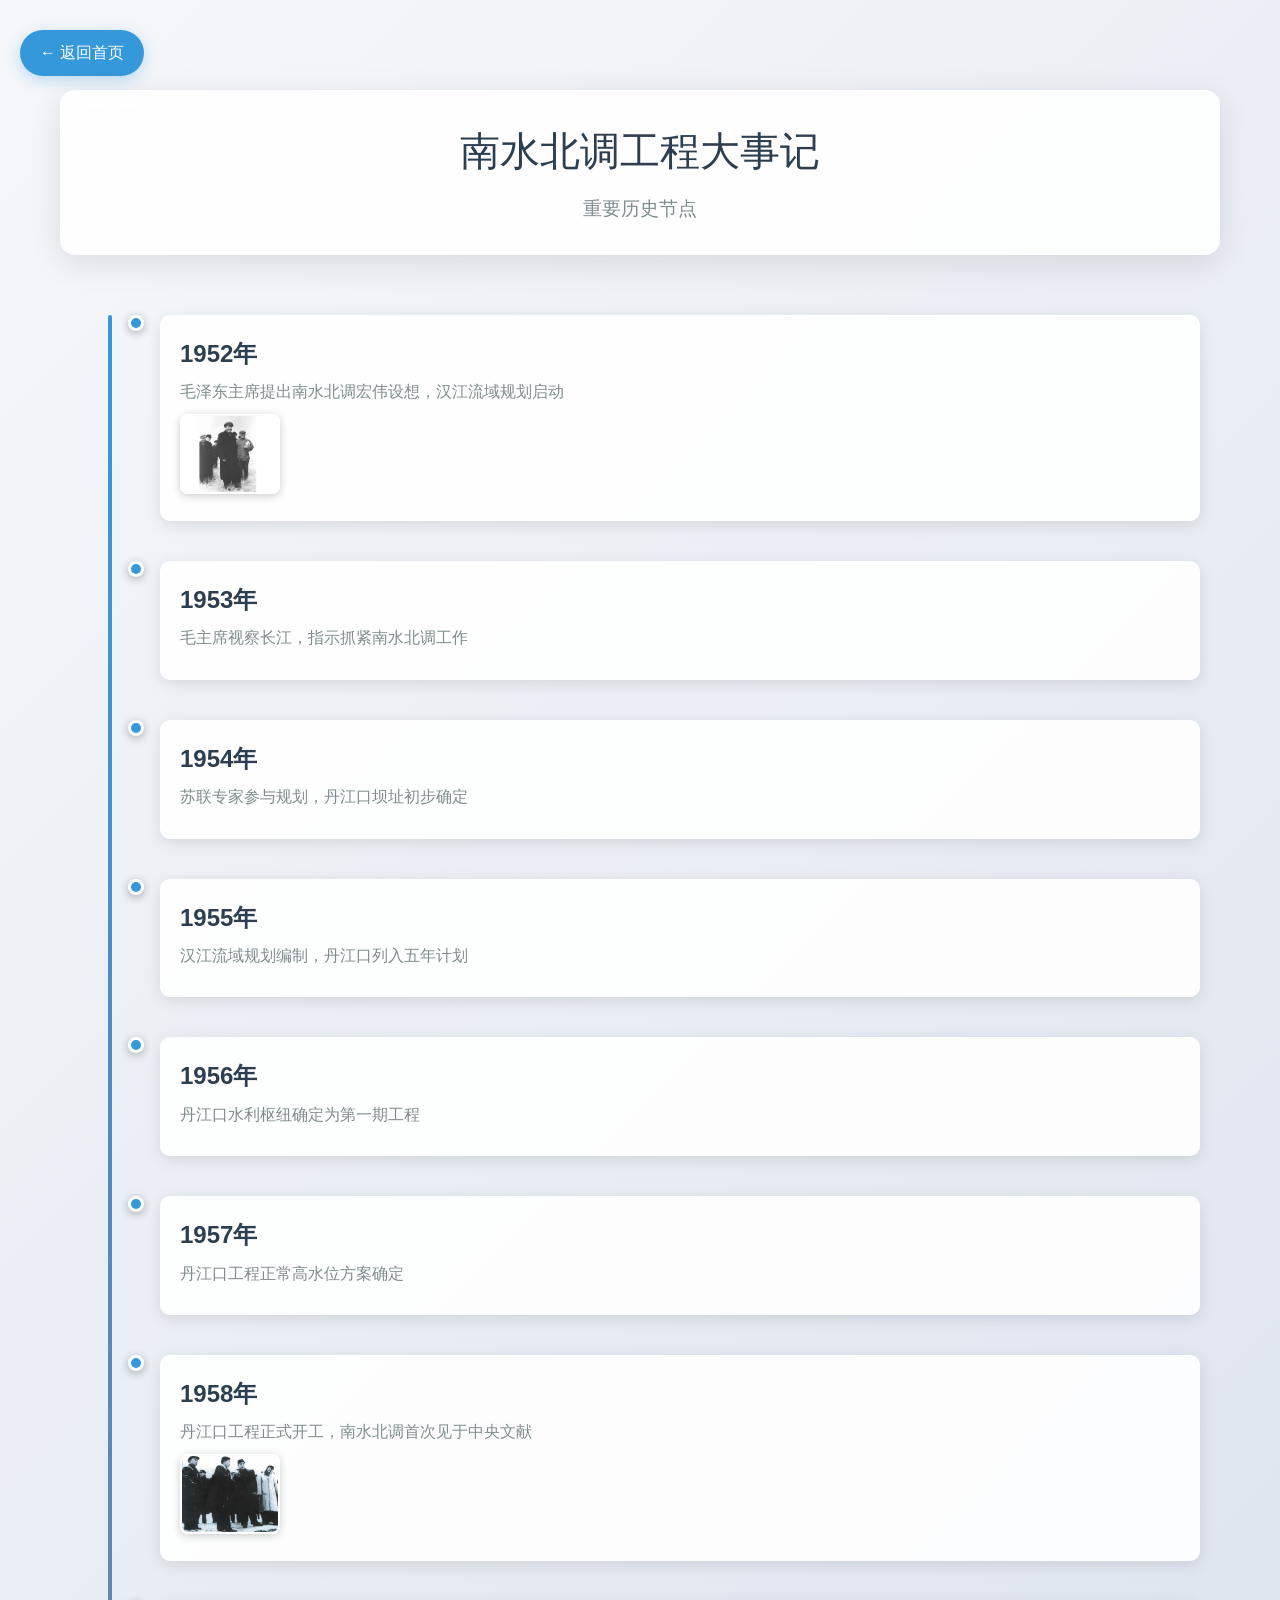
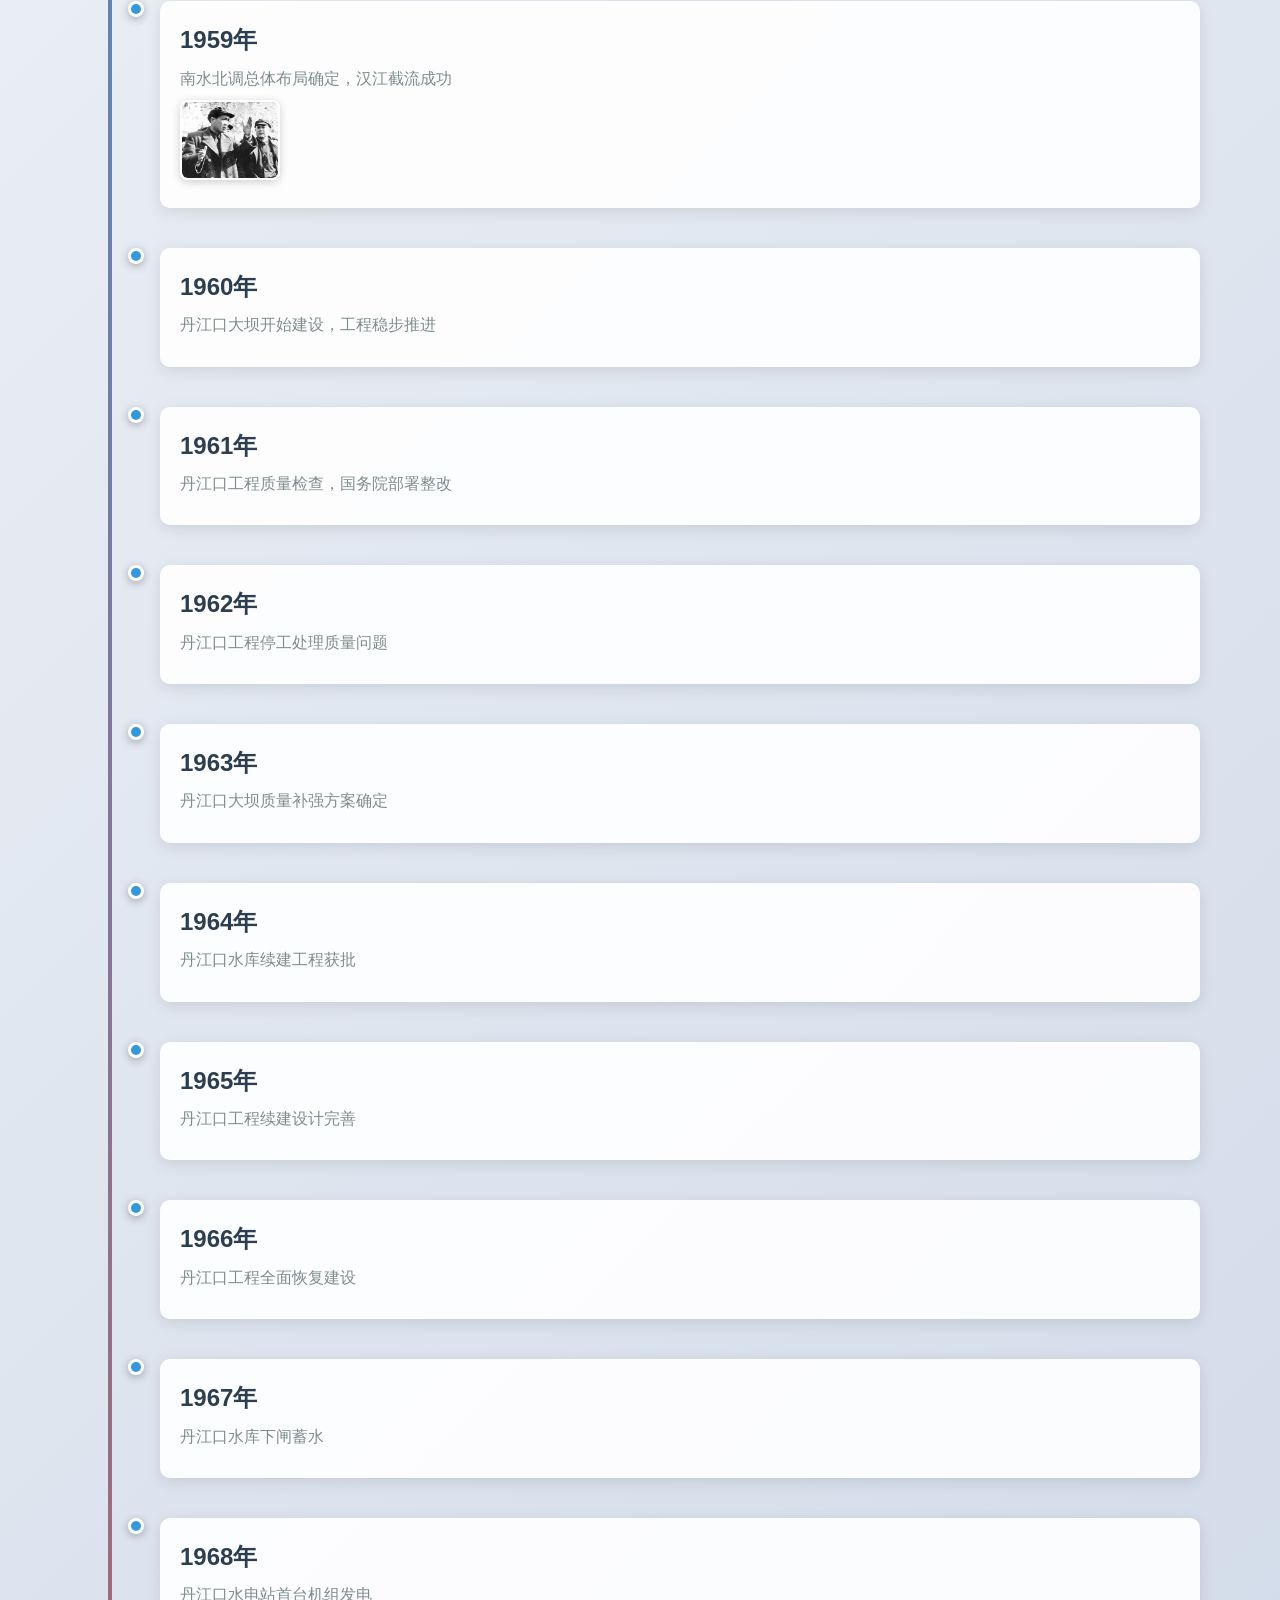
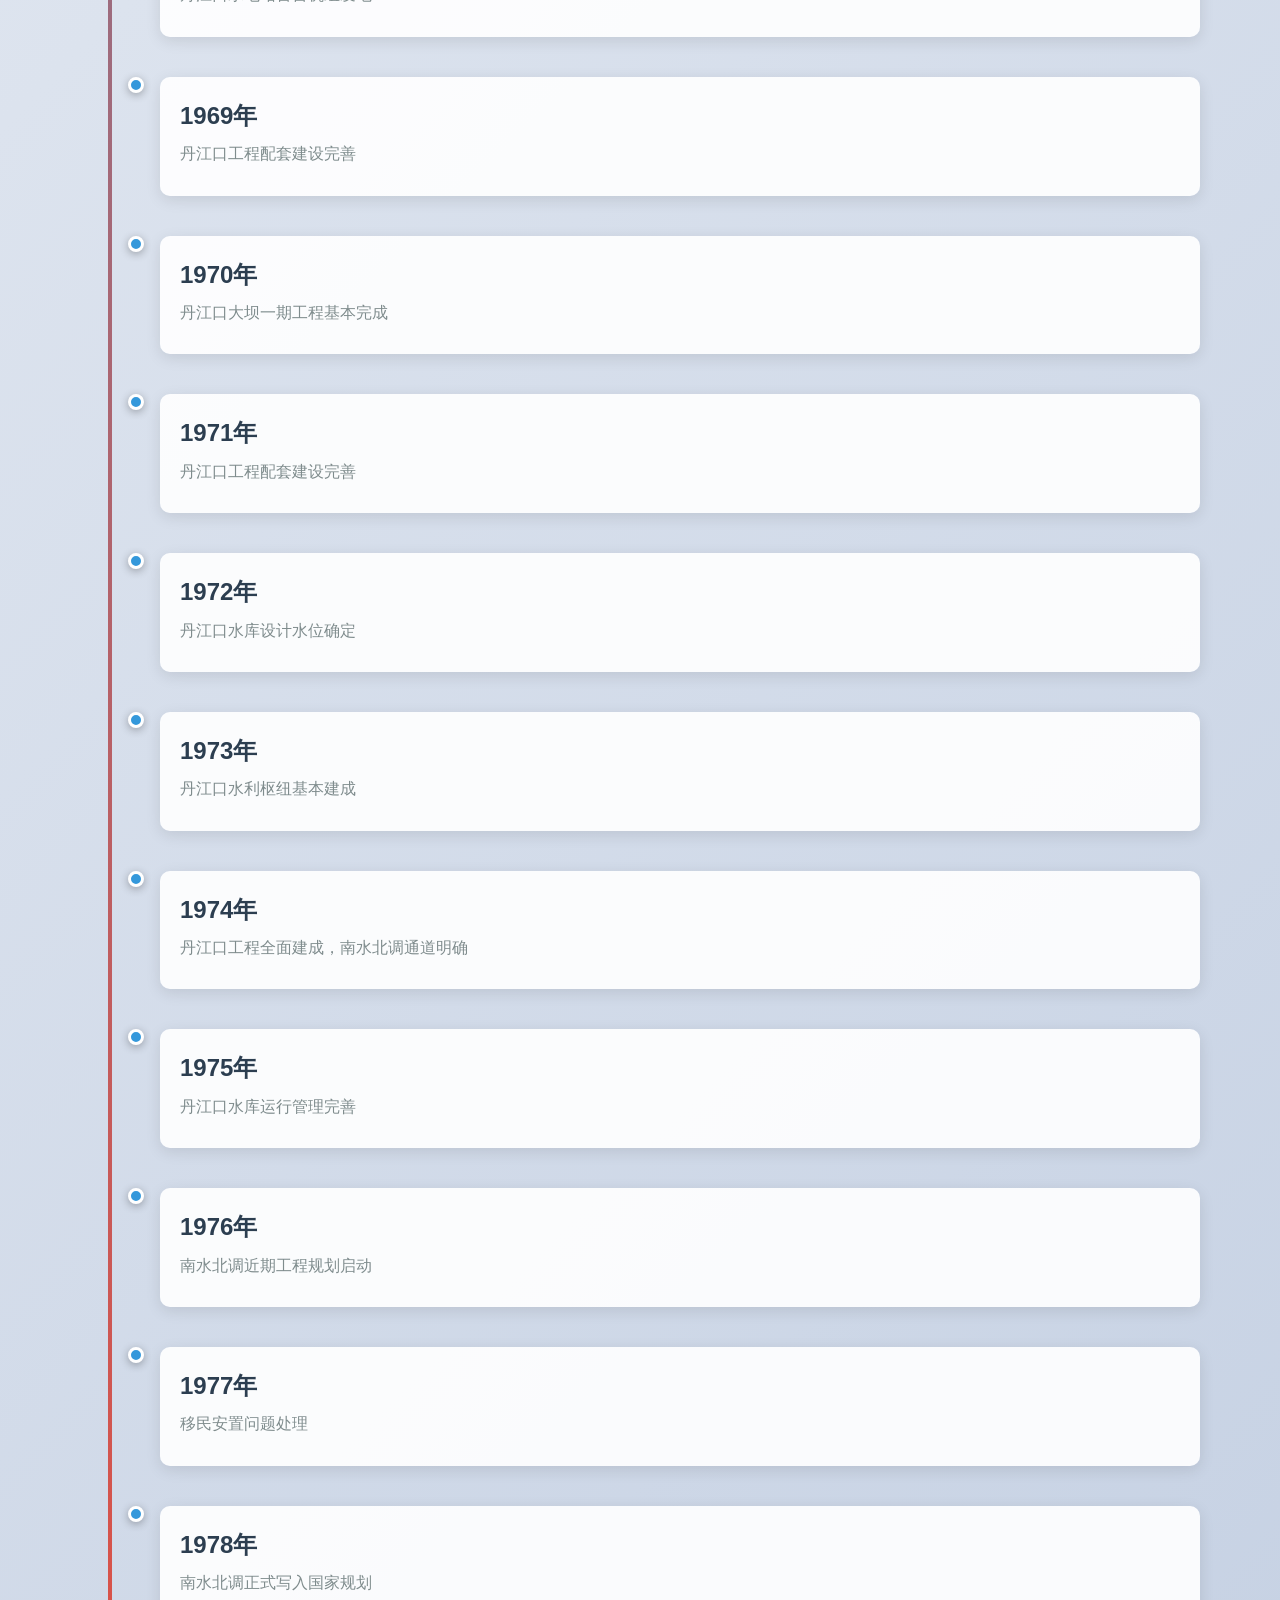
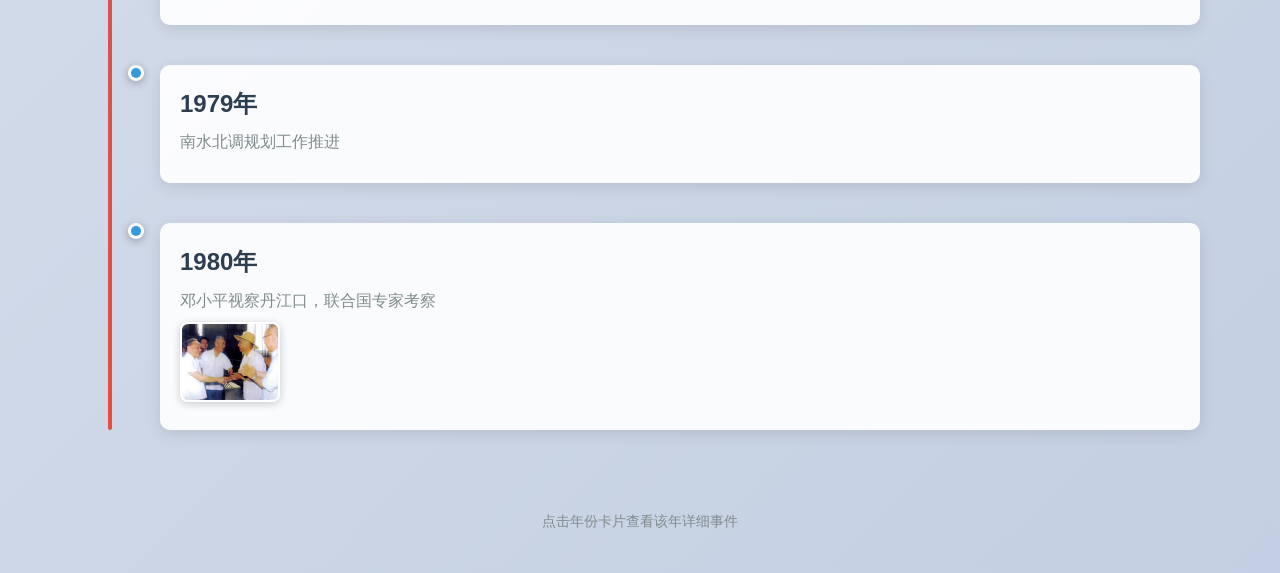
<file: timeline.html>
<!DOCTYPE html>
<html lang="zh-CN">
<head>
    <meta charset="UTF-8">
    <meta name="viewport" content="width=device-width, initial-scale=1.0">
    <title>南水北调工程大事记</title>
    <link rel="stylesheet" href="style.css">
</head>
<body>
    <a href="index.html" class="back-button">← 返回首页</a>
    
    <div class="container" style="margin-top: 70px;">
        <header class="header">
            <h1 style="font-family: '楷体', 'KaiTi', serif;">南水北调工程大事记</h1>
            <p class="subtitle">重要历史节点</p>
        </header>

        <div class="timeline-overview">
            <div class="timeline-line"></div>
            <div class="timeline-items" id="timelineItems"></div>
        </div>

        <footer class="footer">
            <p>点击年份卡片查看该年详细事件</p>
        </footer>
    </div>

    <script src="data.js"></script>
    <script>
        // 时间轴概览页面功能
document.addEventListener('DOMContentLoaded', function() {
    renderTimelineOverview();
    
    // 添加点击事件
    setTimeout(() => {
        document.querySelectorAll('.timeline-item').forEach(item => {
            item.addEventListener('click', function() {
                const year = this.getAttribute('data-year');
                if (year) {
                    window.location.href = `year-details.html?year=${year}`;
                }
            });
        });
    }, 100);
});

function renderTimelineOverview() {
    const container = document.getElementById('timelineItems');
    
    timelineData.forEach(yearData => {
        const mainImage = getYearMainImage(yearData);
        container.appendChild(createTimelineItem(yearData, mainImage));
    });
}

function createTimelineItem(yearData, mainImage) {
    const timelineItem = document.createElement('div');
    timelineItem.className = 'timeline-item';
    timelineItem.setAttribute('data-year', yearData.year);
    
    const imageHTML = mainImage ? 
        `<img src="照片/${mainImage}" alt="${yearData.summary}" class="year-image" onerror="this.style.display='none'">` : '';
    
    timelineItem.innerHTML = `
        <div class="timeline-dot"></div>
        <div class="timeline-content">
            <div class="year-number">${yearData.year}年</div>
            <div class="year-summary">${yearData.summary}</div>
            ${imageHTML}
        </div>
    `;
    
    return timelineItem;
}

function getYearMainImage(yearData) {
    const eventsWithImages = yearData.events.filter(event => event.image);
    if (eventsWithImages.length > 0) {
        const highestImportance = Math.max(...eventsWithImages.map(event => event.importance));
        const mainEvent = eventsWithImages.find(event => event.importance === highestImportance);
        return mainEvent ? mainEvent.image : null;
    }
    return null;
}
    </script>
</body>
</html>
</file>
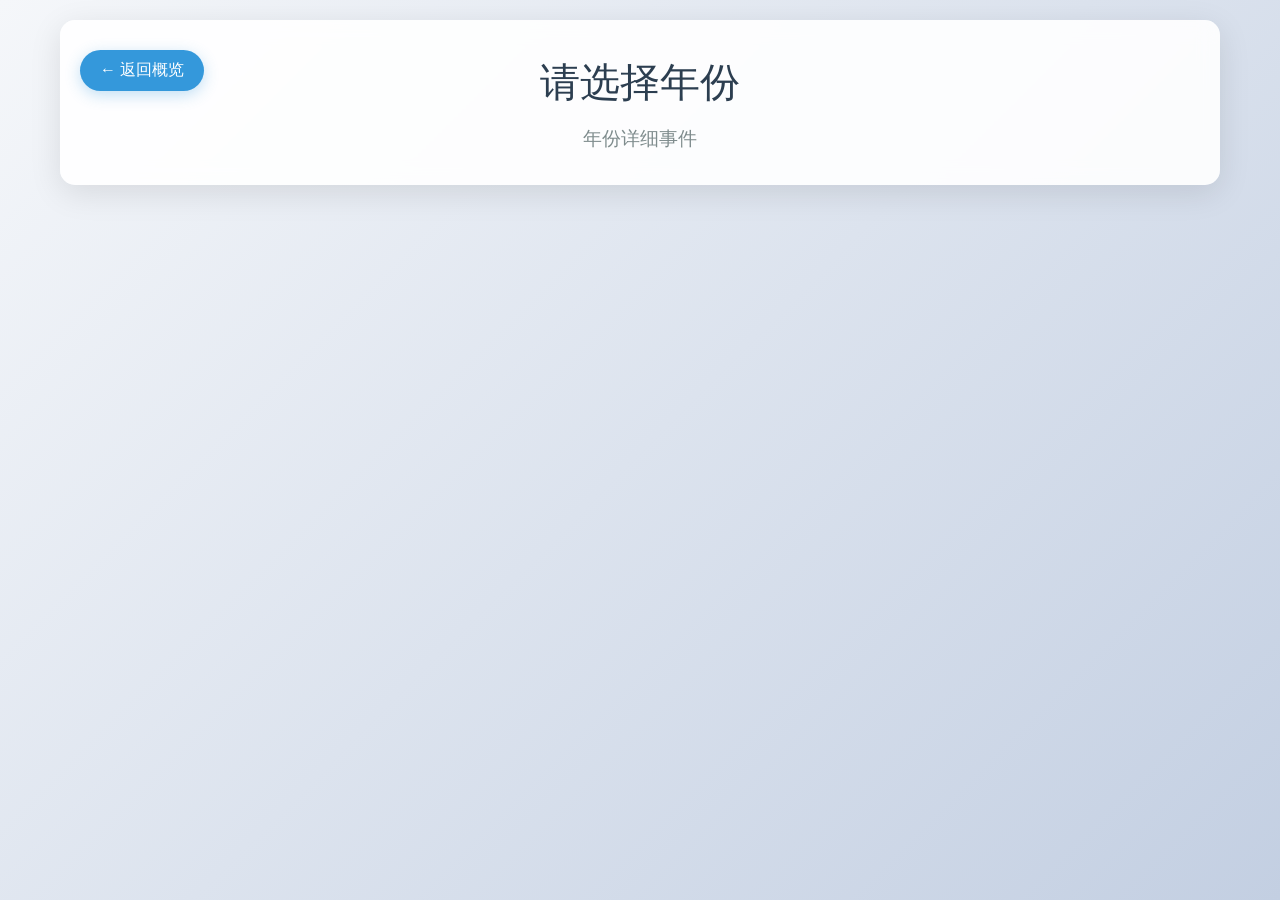
<file: year-details.html>
<!DOCTYPE html>
<html lang="zh-CN">
<head>
    <meta charset="UTF-8">
    <meta name="viewport" content="width=device-width, initial-scale=1.0">
    <title>南水北调工程 - 详细事件</title>
    <link rel="stylesheet" href="style.css">
</head>
<body>
    <div class="container">
        <header class="header">
            <button class="back-btn" onclick="goBack()">← 返回概览</button>
            <h1 id="yearTitle">南水北调工程大事记</h1>
            <p class="subtitle" id="yearSubtitle">年份详细事件</p>
        </header>

        <div class="year-timeline" id="yearTimeline"></div>

        <!-- 图片模态框 -->
        <div id="imageModal" class="modal">
            <span class="close-btn" onclick="closeModal()">&times;</span>
            <img class="modal-content" id="modalImage">
            <div id="modalCaption"></div>
            <div class="modal-nav">
                <button id="prevBtn" class="nav-btn" onclick="showPrevImage()">❮</button>
                <button id="nextBtn" class="nav-btn" onclick="showNextImage()">❯</button>
            </div>
        </div>
    </div>

    <script src="data.js"></script>
    <script>
        // 年份详情页面功能
let currentImageIndex = 0;
let imageList = [];

document.addEventListener('DOMContentLoaded', function() {
    const urlParams = new URLSearchParams(window.location.search);
    const year = urlParams.get('year');
    
    if (year) {
        const yearData = timelineData.find(data => data.year.toString() === year);
        if (yearData) {
            renderYearDetails(yearData);
            setupModalListeners();
        } else {
            document.getElementById('yearTitle').textContent = '年份不存在';
        }
    } else {
        document.getElementById('yearTitle').textContent = '请选择年份';
    }
});

function renderYearDetails(yearData) {
    document.getElementById('yearTitle').textContent = `${yearData.year}年大事记`;
    document.getElementById('yearSubtitle').textContent = yearData.summary;
    
    const container = document.getElementById('yearTimeline');
    container.innerHTML = '';
    
    yearData.events.forEach(event => {
        container.appendChild(createEventItem(event, yearData.year));
    });
}

function createEventItem(event, year) {
    const eventItem = document.createElement('div');
    eventItem.className = 'event-item';
    
    const imageHTML = event.image ? 
        `<img src="照片/${event.image}" alt="${event.description}" class="event-image" onclick="openModal('照片/${event.image}', '${year}年 ${event.date}: ${event.description}')" onerror="this.style.display='none'">` : '';
    
    eventItem.innerHTML = `
        <div class="event-dot importance-${event.importance}"></div>
        <div class="event-date">${event.date}</div>
        <div class="event-description">${event.description}</div>
        ${imageHTML}
    `;
    
    return eventItem;
}

function goBack() {
    window.location.href = 'timeline.html';
}

function getAllImages() {
    const images = [];
    const urlParams = new URLSearchParams(window.location.search);
    const currentYear = urlParams.get('year');
    
    if (currentYear) {
        const yearData = timelineData.find(data => data.year.toString() === currentYear);
        if (yearData) {
            yearData.events.forEach(event => {
                if (event.image) {
                    images.push({
                        src: `照片/${event.image}`,
                        caption: `${yearData.year}年 ${event.date}: ${event.description}`
                    });
                }
            });
        }
    }
    return images;
}

function openModal(imageSrc, caption) {
    imageList = getAllImages();
    currentImageIndex = imageList.findIndex(img => img.src === imageSrc);
    
    const modal = document.getElementById('imageModal');
    const modalImg = document.getElementById('modalImage');
    const captionText = document.getElementById('modalCaption');
    
    modal.style.display = 'block';
    modalImg.src = imageSrc;
    captionText.innerHTML = caption;
    
    updateNavButtons();
    document.body.style.overflow = 'hidden';
}

function closeModal() {
    const modal = document.getElementById('imageModal');
    modal.style.display = 'none';
    document.body.style.overflow = 'auto';
}

function showNextImage() {
    if (currentImageIndex < imageList.length - 1) {
        currentImageIndex++;
        updateModalImage();
    }
}

function showPrevImage() {
    if (currentImageIndex > 0) {
        currentImageIndex--;
        updateModalImage();
    }
}

function updateModalImage() {
    const modalImg = document.getElementById('modalImage');
    const captionText = document.getElementById('modalCaption');
    
    modalImg.src = imageList[currentImageIndex].src;
    captionText.innerHTML = imageList[currentImageIndex].caption;
    
    updateNavButtons();
}

function updateNavButtons() {
    const prevBtn = document.getElementById('prevBtn');
    const nextBtn = document.getElementById('nextBtn');
    
    prevBtn.disabled = currentImageIndex === 0;
    nextBtn.disabled = currentImageIndex === imageList.length - 1;
}

function setupModalListeners() {
    window.onclick = function(event) {
        const modal = document.getElementById('imageModal');
        if (event.target === modal) {
            closeModal();
        }
    };
    
    document.addEventListener('keydown', function(e) {
        const modal = document.getElementById('imageModal');
        
        if (modal.style.display === 'block') {
            switch(e.key) {
                case 'Escape': closeModal(); break;
                case 'ArrowLeft': showPrevImage(); break;
                case 'ArrowRight': showNextImage(); break;
            }
        }
    });
}
    </script>
</body>
</html>
</file>
<file: style.css>
/* 基础样式重置 */
* {
    margin: 0;
    padding: 0;
    box-sizing: border-box;
}

/* 全局样式 */
body {
    font-family: 'Microsoft YaHei', '微软雅黑', Arial, sans-serif;
    background: linear-gradient(135deg, #f5f7fa 0%, #c3cfe2 100%);
    min-height: 100vh;
    color: #2c3e50;
    line-height: 1.6;
}

.container {
    max-width: 1200px;
    margin: 0 auto;
    padding: 20px;
}

/* 头部样式 */
.header {
    text-align: center;
    margin-bottom: 40px;
    padding: 30px 0;
    background: rgba(255, 255, 255, 0.9);
    border-radius: 15px;
    box-shadow: 0 8px 32px rgba(0, 0, 0, 0.1);
    backdrop-filter: blur(10px);
}

.header h1 {
    font-size: 2.5em;
    color: #2c3e50;
    margin-bottom: 10px;
    font-weight: 300;
}

.subtitle {
    font-size: 1.2em;
    color: #7f8c8d;
    font-weight: 300;
}

/* 导航按钮 */
.back-btn, .back-button {
    position: absolute;
    left: 20px;
    top: 30px;
    background: #3498db;
    color: white;
    border: none;
    padding: 10px 20px;
    border-radius: 25px;
    cursor: pointer;
    font-size: 1em;
    text-decoration: none;
    transition: all 0.3s ease;
    box-shadow: 0 4px 15px rgba(52, 152, 219, 0.3);
    display: inline-block;
}

.back-btn:hover, .back-button:hover {
    background: #2980b9;
    transform: translateY(-2px);
    box-shadow: 0 6px 20px rgba(52, 152, 219, 0.4);
}

/* 时间轴样式 */
.timeline-overview {
    position: relative;
    margin: 60px 0;
    padding: 0 20px;
}

.timeline-line {
    position: absolute;
    left: 50px;
    top: 0;
    bottom: 0;
    width: 4px;
    background: linear-gradient(to bottom, #3498db, #e74c3c);
    transform: translateX(-50%);
    border-radius: 2px;
}

.timeline-items {
    position: relative;
    z-index: 2;
}

/* 时间轴项目 */
.timeline-item {
    position: relative;
    margin-bottom: 40px;
    padding-left: 80px;
    cursor: pointer;
    transition: all 0.3s ease;
}

.timeline-item:hover {
    transform: translateX(5px);
}

.timeline-dot {
    position: absolute;
    left: 48px;
    top: 0;
    width: 16px;
    height: 16px;
    background: #3498db;
    border: 3px solid white;
    border-radius: 50%;
    box-shadow: 0 2px 8px rgba(0, 0, 0, 0.3);
    z-index: 3;
}

.timeline-content {
    background: rgba(255, 255, 255, 0.9);
    padding: 20px;
    border-radius: 10px;
    box-shadow: 0 4px 15px rgba(0, 0, 0, 0.1);
    transition: all 0.3s ease;
}

.timeline-item:hover .timeline-content {
    box-shadow: 0 6px 20px rgba(0, 0, 0, 0.15);
}

.year-number {
    font-size: 1.5em;
    font-weight: bold;
    color: #2c3e50;
    margin-bottom: 8px;
}

.year-summary {
    font-size: 1em;
    color: #7f8c8d;
    line-height: 1.4;
    margin-bottom: 10px;
}

.year-image {
    width: 100px;
    height: 80px;
    border-radius: 8px;
    object-fit: cover;
    border: 2px solid white;
    box-shadow: 0 2px 8px rgba(0, 0, 0, 0.2);
    transition: all 0.3s ease;
}

.timeline-item:hover .year-image {
    transform: scale(1.05);
    box-shadow: 0 4px 15px rgba(0, 0, 0, 0.3);
}

/* 年份详情页面 */
.year-timeline {
    position: relative;
    margin: 40px 0;
    padding-left: 30px;
}

.year-timeline::before {
    content: '';
    position: absolute;
    left: 0;
    top: 0;
    bottom: 0;
    width: 4px;
    background: linear-gradient(to bottom, #3498db, #e74c3c);
    border-radius: 2px;
}

.event-item {
    position: relative;
    margin-bottom: 30px;
    padding: 20px;
    background: rgba(255, 255, 255, 0.9);
    border-radius: 10px;
    box-shadow: 0 4px 15px rgba(0, 0, 0, 0.1);
    transition: all 0.3s ease;
    padding-left: 60px;
}

.event-item:hover {
    transform: translateX(5px);
    box-shadow: 0 6px 20px rgba(0, 0, 0, 0.15);
}

.event-dot {
    position: absolute;
    left: 20px;
    top: 25px;
    border-radius: 50%;
    border: 3px solid white;
    box-shadow: 0 2px 8px rgba(0, 0, 0, 0.3);
}

/* 重要性分级 */
.event-dot.importance-1 { width: 12px; height: 12px; }
.event-dot.importance-2 { width: 16px; height: 16px; }
.event-dot.importance-3 { width: 20px; height: 20px; }
.event-dot.importance-4 { width: 24px; height: 24px; }
.event-dot.importance-5 { width: 28px; height: 28px; }

.importance-1 { background: linear-gradient(135deg, #27ae60, #2ecc71); }
.importance-2 { background: linear-gradient(135deg, #f39c12, #f1c40f); }
.importance-3 { background: linear-gradient(135deg, #e67e22, #f39c12); }
.importance-4 { background: linear-gradient(135deg, #e74c3c, #c0392b); }
.importance-5 { background: linear-gradient(135deg, #9b59b6, #8e44ad); }

.event-date {
    font-size: 0.9em;
    color: #7f8c8d;
    margin-bottom: 5px;
    font-weight: 500;
}

.event-description {
    font-size: 1em;
    color: #2c3e50;
    line-height: 1.5;
    margin-bottom: 10px;
}

.event-image {
    max-width: 200px;
    max-height: 150px;
    border-radius: 8px;
    cursor: pointer;
    transition: all 0.3s ease;
    margin-top: 10px;
    box-shadow: 0 2px 8px rgba(0, 0, 0, 0.2);
}

.event-image:hover {
    transform: scale(1.05);
    box-shadow: 0 4px 15px rgba(0, 0, 0, 0.3);
}

/* 图片模态框 */
.modal {
    display: none;
    position: fixed;
    z-index: 1000;
    left: 0;
    top: 0;
    width: 100%;
    height: 100%;
    background-color: rgba(0, 0, 0, 0.9);
    animation: fadeIn 0.3s ease;
}

@keyframes fadeIn {
    from { opacity: 0; }
    to { opacity: 1; }
}

.modal-content {
    display: block;
    margin: auto;
    max-width: 90%;
    max-height: 80%;
    position: absolute;
    top: 50%;
    left: 50%;
    transform: translate(-50%, -50%);
    border-radius: 10px;
    box-shadow: 0 0 30px rgba(255, 255, 255, 0.2);
    animation: zoomIn 0.3s ease;
}

@keyframes zoomIn {
    from { transform: translate(-50%, -50%) scale(0.8); opacity: 0; }
    to { transform: translate(-50%, -50%) scale(1); opacity: 1; }
}

.close-btn {
    position: absolute;
    top: 20px;
    right: 35px;
    color: #fff;
    font-size: 40px;
    font-weight: bold;
    cursor: pointer;
    transition: color 0.3s ease;
    z-index: 1001;
}

.close-btn:hover {
    color: #3498db;
}

#modalCaption {
    position: absolute;
    bottom: 20px;
    left: 50%;
    transform: translateX(-50%);
    color: white;
    text-align: center;
    font-size: 14px;
    background: rgba(0, 0, 0, 0.7);
    padding: 8px 16px;
    border-radius: 5px;
    max-width: 80%;
}

.modal-nav {
    position: absolute;
    top: 50%;
    width: 100%;
    display: flex;
    justify-content: space-between;
    padding: 0 20px;
    transform: translateY(-50%);
    pointer-events: none;
}

.nav-btn {
    pointer-events: all;
    background: rgba(0, 0, 0, 0.7);
    border: none;
    color: white;
    font-size: 24px;
    padding: 15px 20px;
    border-radius: 50%;
    cursor: pointer;
    transition: all 0.3s ease;
    opacity: 0.7;
}

.nav-btn:hover {
    background: rgba(52, 152, 219, 0.8);
    opacity: 1;
    transform: scale(1.1);
}

.nav-btn:disabled {
    opacity: 0.3;
    cursor: not-allowed;
}

/* 页脚 */
.footer {
    text-align: center;
    margin-top: 50px;
    padding: 20px;
    color: #7f8c8d;
    font-size: 0.9em;
}

/* 响应式设计 */
@media (max-width: 768px) {
    .container {
        padding: 10px;
    }
    
    .header h1 {
        font-size: 2em;
    }
    
    .timeline-overview {
        padding: 0 10px;
    }
    
    .timeline-line {
        left: 30px;
    }
    
    .timeline-item {
        padding-left: 60px;
    }
    
    .timeline-dot {
        left: 28px;
    }
    
    .event-item {
        padding-left: 50px;
    }
    
    .event-dot {
        left: 15px;
    }
    
    .year-image {
        width: 80px;
        height: 60px;
    }
    
    .modal-content {
        max-width: 95%;
        max-height: 70%;
    }
    
    .close-btn {
        top: 10px;
        right: 15px;
        font-size: 30px;
    }
    
    .nav-btn {
        padding: 10px 15px;
        font-size: 20px;
    }
    
    #modalCaption {
        font-size: 12px;
        bottom: 10px;
    }
}

@media (max-width: 480px) {
    .header h1 {
        font-size: 1.6em;
    }
    
    .subtitle {
        font-size: 1em;
    }
    
    .timeline-line {
        left: 20px;
    }
    
    .timeline-item {
        padding-left: 40px;
    }
    
    .timeline-dot {
        left: 18px;
        width: 12px;
        height: 12px;
    }
    
    .year-image {
        width: 60px;
        height: 45px;
    }
}
</file>
